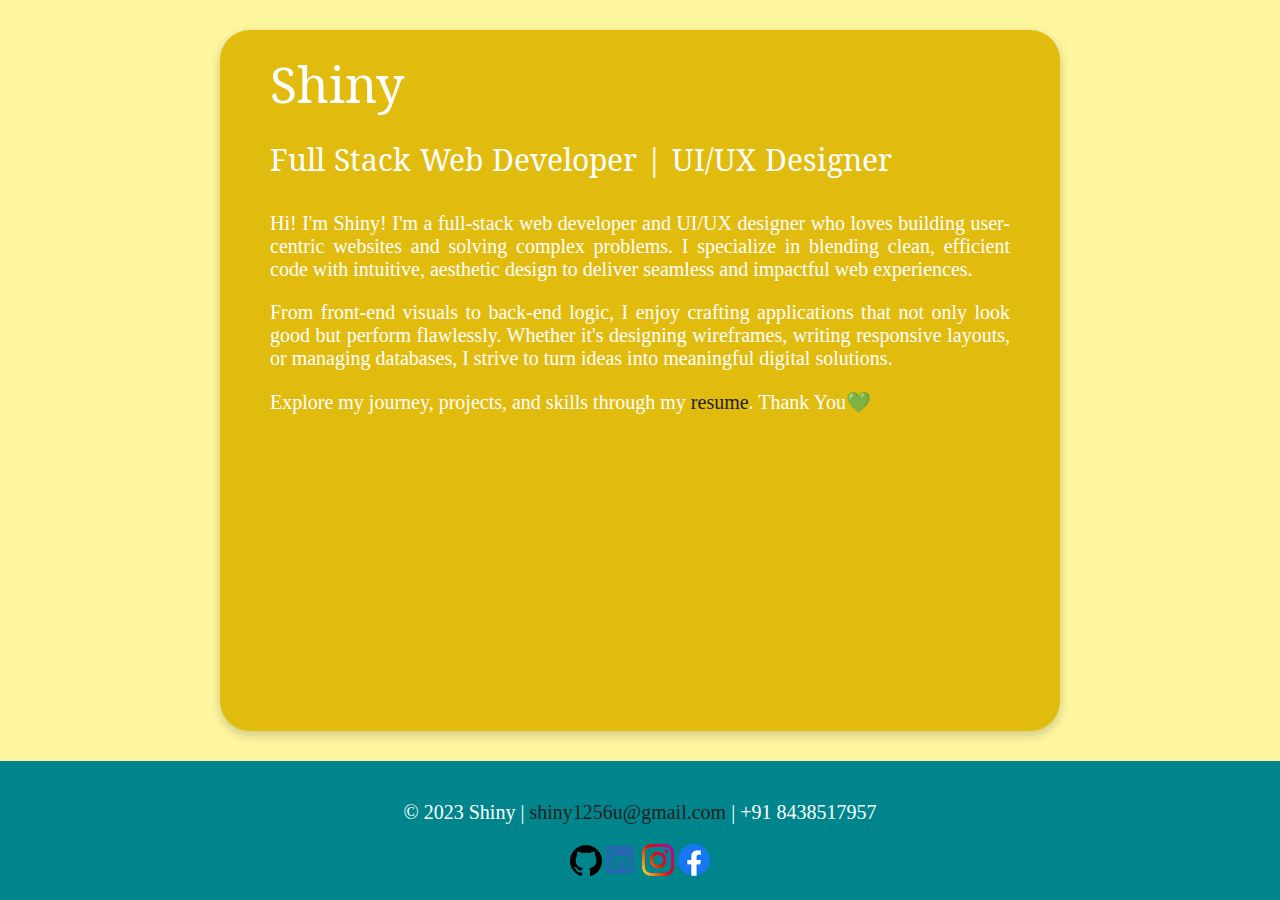
<file: index.html>
<!DOCTYPE html>
<html lang="en">
<head>
    <meta charset="UTF-8">
    <meta name="viewport" content="width=device-width, initial-scale=1.0">
    <title>Shiny - Portfolio</title>
    <link rel="icon" type="image/x-icon" href="assest/favicon.jpg">
    <link rel="stylesheet" href="css/index.css">
    <link rel="preconnect" href="https://fonts.googleapis.com">
    <link rel="preconnect" href="https://fonts.gstatic.com" crossorigin>
    <link href="https://fonts.googleapis.com/css2?family=Noto+Serif+Dives+Akuru&display=swap" rel="stylesheet">
</head>
<body>
    <div id="container1" class="content-wrapper">
            <header>
                <h1>Shiny</h1>
                <h2>Full Stack Web Developer | UI/UX Designer</h2>
            </header>  
            <main>
                <p>
                    Hi! I'm Shiny! I'm a full-stack web developer and UI/UX designer who loves building user-centric websites and solving complex problems. I specialize in blending clean, efficient code with intuitive, aesthetic design to deliver seamless and impactful web experiences.
                </p>
                <p>
                    From front-end visuals to back-end logic, I enjoy crafting applications that not only look good but perform flawlessly. Whether it's designing wireframes, writing responsive layouts, or managing databases, I strive to turn ideas into meaningful digital solutions.
                </p>
                <p>
                    Explore my journey, projects, and skills through my <a href="resume.html">resume</a>. Thank You💚
                </p>
            </main>
        </div>
      </div>
      <footer id="container2">
        <p>&copy; 2023 Shiny | <a href="mailto:shiny1256u@gmail.com">shiny1256u@gmail.com</a> | +91 8438517957</p>
        <ul class="socials">
            <li>
                <a href="https://github.com/Shiny-1256" target="_blank"><img src="assest/git_icon.png" alt="github"></a>
            </li>
            <li>
                <a href="https://www.linkedin.com/in/shiny-u/" target="_blank"><img src="assest/linkedin_icon.png" alt="linkedin"></a>
            </li>
            <li>
                <a href="https://www.instagram.com/shishi_an005?igsh=MWtidG00aGRobWw3dQ==" target="_blank"><img src="assest/IG_icon.png" alt="instagram"></a>
            </li>
            <li>
                <a href="https://wwww.facebook.com/" target="_blank"><img src="assest/Facebook_icon.png" alt="facebook"></a>
            </li>
        </ul>
      </footer>
</body>
</html>
</file>
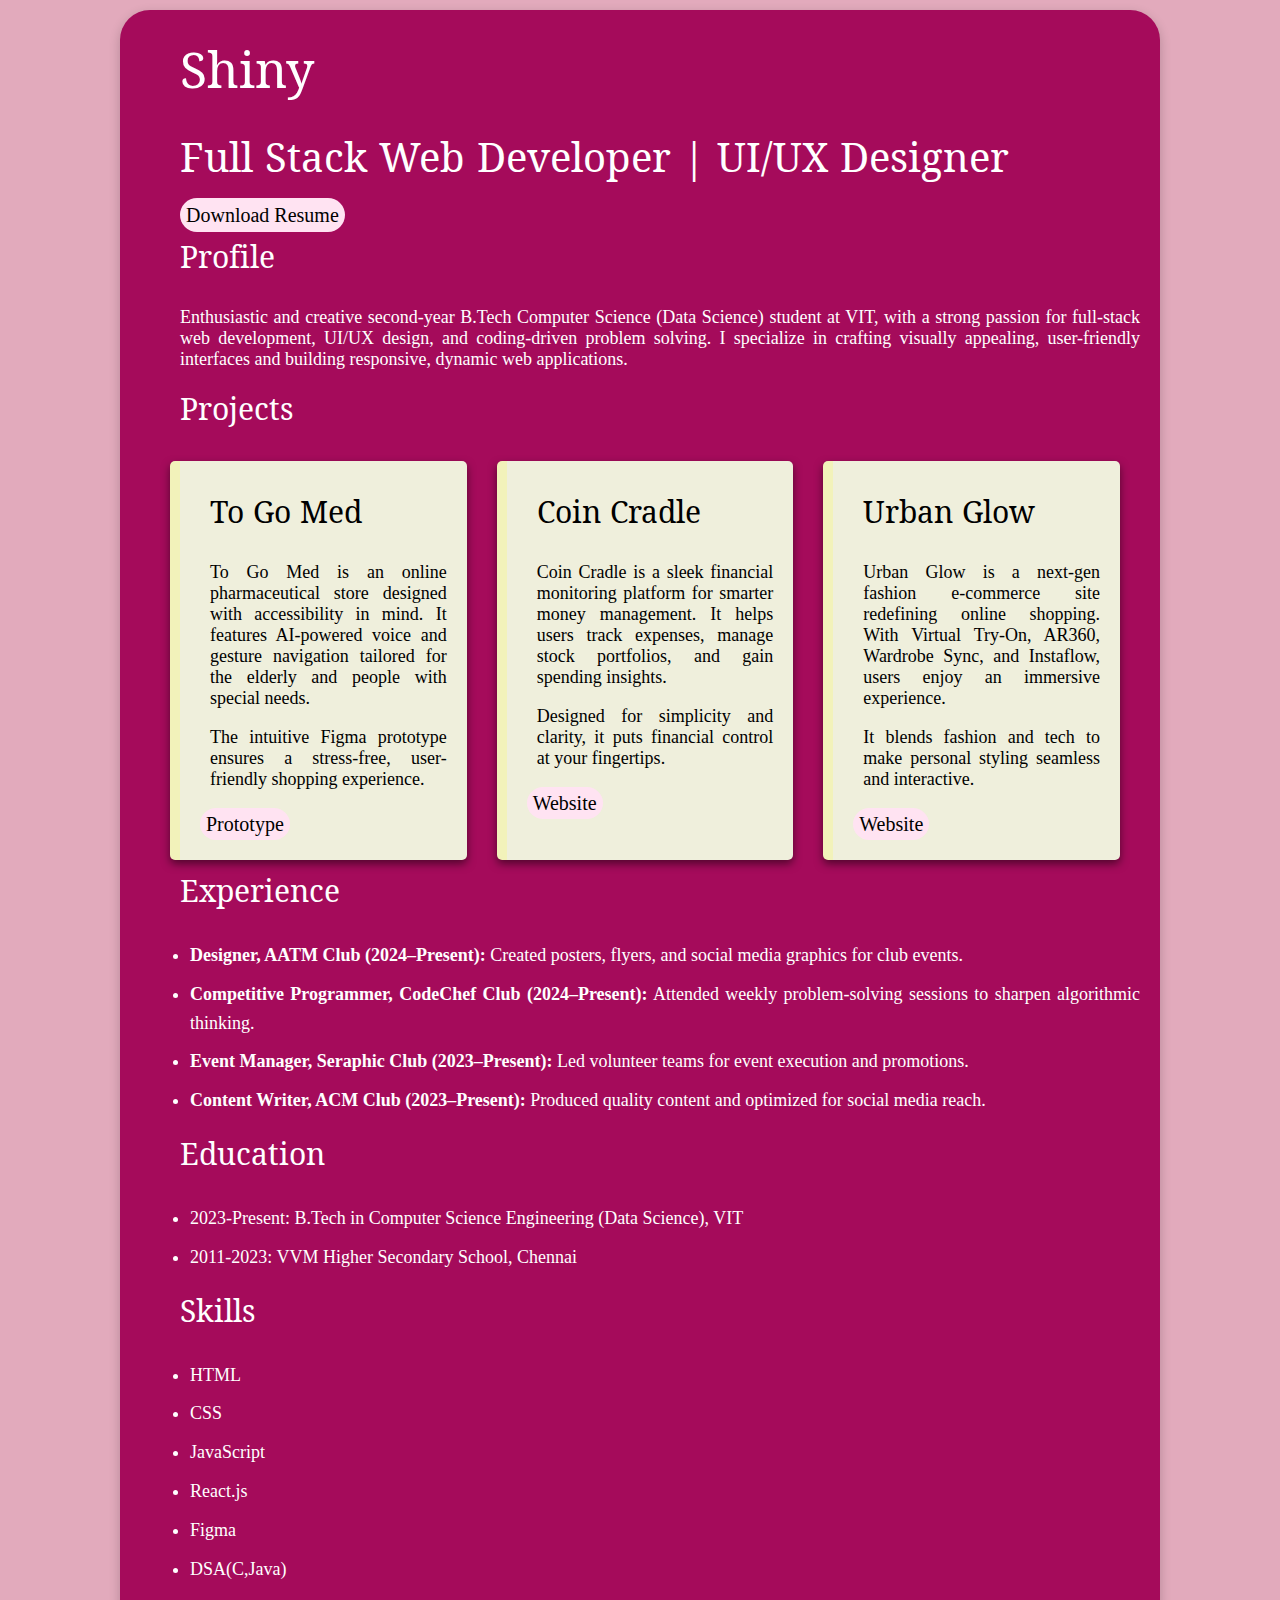
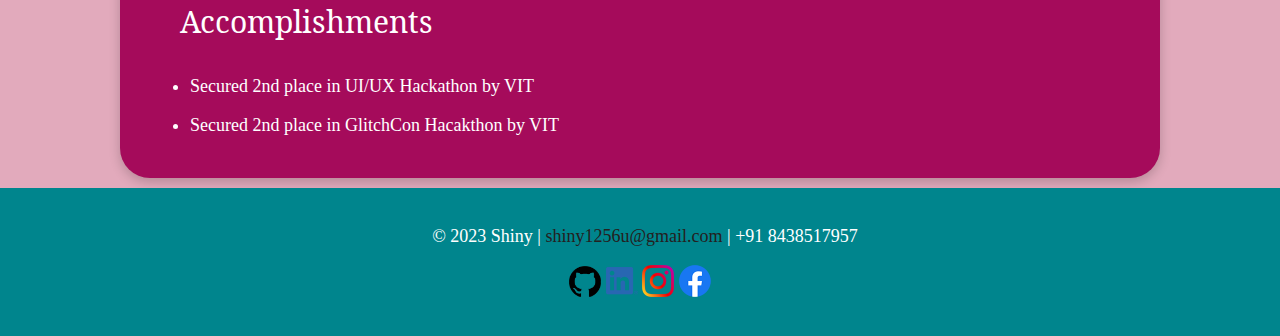
<file: resume.html>
<!DOCTYPE html>
<html lang="en">
<head>
    <meta charset="UTF-8">
    <meta name="viewport" content="width=device-width, initial-scale=1.0">
    <title>Shiny - Resume</title>
    <link rel="preconnect" href="https://fonts.googleapis.com">
    <link rel="preconnect" href="https://fonts.gstatic.com" crossorigin>
    <link href="https://fonts.googleapis.com/css2?family=Noto+Serif+Dives+Akuru&family=Playfair+Display:ital,wght@0,400..900;1,400..900&display=swap" rel="stylesheet">
    <link rel="icon" type="image/x-icon" href="assest/favicon.jpg">
    <link rel="stylesheet" href="css/resume.css">
</head>
<body>
    <div class="content-wrapper" id="container1">
    <header>
        <h1>Shiny</h1>
        <h2>Full Stack Web Developer | UI/UX Designer</h2>
        <a class="download-btn" href="Resume.pdf">Download Resume</a>
    </header>
    <main>
        <h3>Profile</h3>
        <p>
            Enthusiastic and creative second-year B.Tech Computer Science (Data Science) student at VIT, with a strong passion for full-stack web development, UI/UX design, and coding-driven problem solving. I specialize in crafting visually appealing, user-friendly interfaces and building responsive, dynamic web applications.
        </p>
        <h3>Projects</h3>
        <section class="project-wrapper">
            <section class="project-item">
                <h3>To Go Med</h3>
                <p>
                    To Go Med is an online pharmaceutical store designed with accessibility in mind.
It features AI-powered voice and gesture navigation tailored for the elderly and people with special needs.
                </p>
                <p>
                    The intuitive Figma prototype ensures a stress-free, user-friendly shopping experience.
                </p>
                <a class="btn" href="https://www.figma.com/design/PyAAGfeCehDDnqfqZT3XHC/To-Go-Med?node-id=23-122&m=dev" target="_blank">Prototype</a>
            </section>
            <section class="project-item">
                <h3>Coin Cradle</h3>
                <p>
                    Coin Cradle is a sleek financial monitoring platform for smarter money management.
It helps users track expenses, manage stock portfolios, and gain spending insights.
                </p>
                <p>
                    Designed for simplicity and clarity, it puts financial control at your fingertips.
                </p>
                <a class="btn" href="http://coincradle.netlify.app" target="_blank">Website</a>
            </section>
            <section class="project-item">
                <h3>Urban Glow</h3>
                <p>
Urban Glow is a next-gen fashion e-commerce site redefining online shopping.
With Virtual Try-On, AR360, Wardrobe Sync, and Instaflow, users enjoy an immersive experience.
                </p>
                <p>
                It blends fashion and tech to make personal styling seamless and interactive.
                </p>
                <a class="btn" href="https://urbanglow-10.netlify.app/" target="_blank">Website</a>
            </section>
        </section>
        
        <h3>Experience</h3>
            <ul>
                <li><strong>Designer, AATM Club (2024–Present):</strong> Created posters, flyers, and social media graphics for club events.</li>
                <li><strong>Competitive Programmer, CodeChef Club (2024–Present):</strong> Attended weekly problem-solving sessions to sharpen algorithmic thinking.</li>
                <li><strong>Event Manager, Seraphic Club (2023–Present):</strong> Led volunteer teams for event execution and promotions.</li>
                <li><strong>Content Writer, ACM Club (2023–Present):</strong> Produced quality content and optimized for social media reach.</li>
            </ul>

        <h3>Education</h3>
            <ul>
                <li>2023-Present: B.Tech in Computer Science Engineering (Data Science), VIT</li>
                <li>2011-2023: VVM Higher Secondary School, Chennai</li>
            </ul>
        
            <h3>Skills</h3>
            <ul>
                <li>HTML</li>
                <li>CSS</li>
                <li>JavaScript</li>
                <li>React.js</li>
                <li>Figma</li>
                <li>DSA(C,Java)</li>
            </ul>

            <h3>Accomplishments</h3>
            <ul>
                <li>Secured 2nd place in UI/UX Hackathon by VIT</li>
                <li>Secured 2nd place in GlitchCon Hacakthon by VIT</li>
            </ul>
            
    </main>
</div>
    <footer id="container2">
        <p>&copy; 2023 Shiny | <a href="mailto:shiny1256u@gmail.com">shiny1256u@gmail.com</a> | +91 8438517957</p>
        <ul class="socials">
            <li>
                <a href="https://github.com/Shiny-1256" target="_blank"><img src="assest/git_icon.png" alt="github"></a>
            </li>
            <li>
                <a href="https://www.linkedin.com/in/shiny-u/" target="_blank"><img src="assest/linkedin_icon.png" alt="linkedin"></a>
            </li>
            <li>
                <a href="https://www.instagram.com/shishi_an005?igsh=MWtidG00aGRobWw3dQ==" target="_blank"><img src="assest/IG_icon.png" alt="instagram"></a>
            </li>
            <li>
                <a href="https://wwww.facebook.com/" target="_blank"><img src="assest/Facebook_icon.png" alt="facebook"></a>
            </li>
        </ul>
      </footer>
</body>
</html>
</file>
<file: css/index.css>
html, body {
    height: 100%;
    margin: 0;
    padding: 0;
    display: flex;
    flex-direction: column;
}
body{
    background-color:#fff7a0;
    color:rgb(255, 255, 255);
    text-align: left;
    
}
.content-wrapper{
    background-color:#e2bb0f ;
    border-radius: 30px;
    margin: 30px auto ;
    flex:1;
    padding: 20px;
    max-width: 800px;
    box-shadow: 0 4px 12px rgba(0, 0, 0, 0.2);
    text-align: justify;
    font-family: Georgia, 'Times New Roman', Times, serif;
}
.content-wrapper > *{
    padding:0px 30px;
}
@media (max-width: 760px) {
    .content-wrapper {
        margin: 20px;
        padding: 20px;
    }
}
h1,h2,h3{
    font-family: Noto Serif Dives Akuru;
    font-weight: 400;
    margin:0;
}
h1{
    font-size: 50px;
}
h2{
    font-size: 30px;
}
p{
    font-size:20px;
    
}
a{
    color:#242020;
    text-decoration: none;
}
a:hover{
    color:#4d5052;
}
footer{
    background:  #00858d;
    color:white;
    text-align: center;
    padding: 20px;
}
.socials{
    list-style-type: none;
    padding: 0;
    margin: 10px 0 0 0;
}
.socials li{
    display: inline-block;
    margin-left:0 10px;
}
.socials img{
    width:32px;
    transition: opacity 0.3s;
}
.socials img:hover{
    opacity: 0.5;
}
</file>
<file: css/resume.css>
body{
    background-color:#e2aabc  ;
    color:white;
    margin:0;
    padding:0;
    text-align: left;
}
.content-wrapper{
    background-color:#a50b5b ;
    border-radius: 30px;
    margin: 10px auto ;
    padding: 20px;
    max-width: 1000px;
    box-shadow: 0 4px 12px rgba(0, 0, 0, 0.2);
    text-align: justify;
}

h1,h2,h3{
    font-family: Noto Serif Dives Akuru;
    font-weight: 300;
    margin-left: 10px;
    margin-bottom: 5px;
    margin-top: 5px;
}
p{
    margin-left: 10px;
    font-size:18px;
}
h1{
    font-size: 50px;
}
h2{
    font-size: 40px;
}
h3{
    font-size: 30px;
    margin-top: 10px;
}
a{
    color:#242020;
    text-decoration: none;
}
a:hover{
    color:#4d5052;
}
.btn{
    background: #ffe3f2;
    color:rgb(0, 0, 0);
    text-decoration: none;
    font-size:20px;
    display: inline-block;
    padding: 6px;
    line-height: 1;
    border-radius: 20px;
}
.download-btn{
    background: #ffe3f2;
    color:rgb(0, 0, 0);
    text-decoration: none;
    padding: 6px;
    line-height: 1;
    border-radius: 20px;
    font-size: 20px;
    margin-left: 10px;
}
.btn:hover, .download-btn:hover{
    background: #ff8eca;
    color:whitesmoke;
    transition: 0.3s ease;
}

.project-wrapper{
    display: grid;
    grid-template-columns: 1fr 1fr 1fr;
    gap: 30px;
    margin-top: 20px;
    margin-right: 20px;
    color:rgb(0, 0, 0)
}
.project-item{
    background:  #efefdc;
    padding:20px;
    border-left: 10px solid #f2f2ba;
    box-shadow:0 4px 8px rgba(0,0,0,0.5);
    border-radius: 5px;
}
ul{
    padding-left: 20px;
    list-style-type: disc;
    font-size:18px;
}
li{
    margin-bottom: 10px;
    line-height: 1.6;
}
footer{
    background:  #00858d;
    color:white;
    text-align: center;
    padding: 20px;
}
.socials{
    list-style-type: none;
    padding: 0;
    margin: 10px 0 0 0;
}
.socials li{
    display: inline-block;
    margin-left:0 10px;
}
.socials img{
    width:32px;
    transition: opacity 0.3s;
}
.socials img:hover{
    opacity: 0.5;
}
header{
    margin-left: 30px;
}
main{
    margin-left: 30px;;
}
@media (max-width: 768px) {
  body {
    text-align: left;
  }

  .content-wrapper {
    margin: 15px;
    padding: 15px;
  }

  h1 {
    font-size: 40px;
  }

  h2 {
    font-size: 28px;
    margin-top: 20px;
  }

  h3 {
    font-size: 24px;
    margin-top: 8px;
  }

  p,
  ul,
  li {
    font-size: 16px;
    margin-left: 5px;
  }

  .btn,
  .download-btn {
    font-size: 18px;
    padding: 5px 10px;
    margin-left: 5px;
  }

  .project-wrapper {
    grid-template-columns: 1fr;
    gap: 15px;
    margin: 15px 0;
  }

  header,
  main {
    margin-left: 15px;
    margin-right: 15px;
  }

  .socials img {
    width: 28px;
  }
}
</file>
